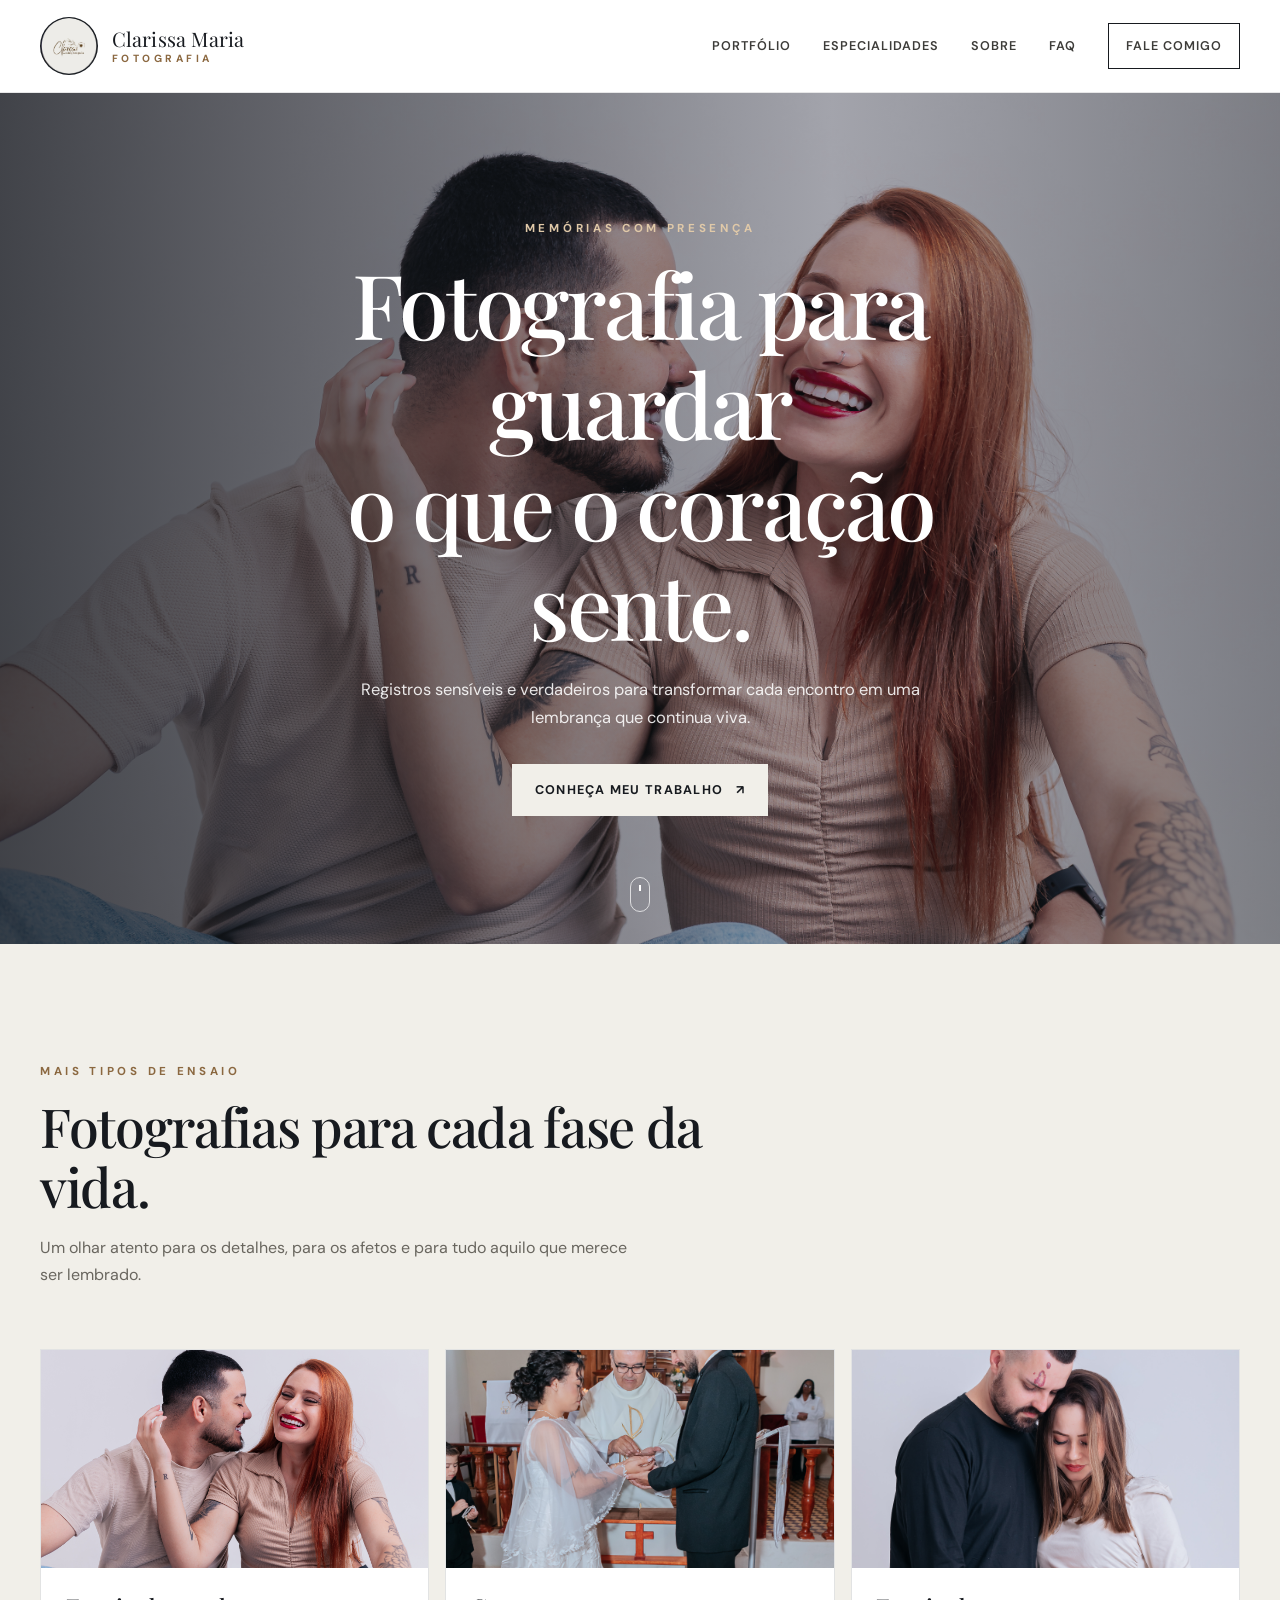
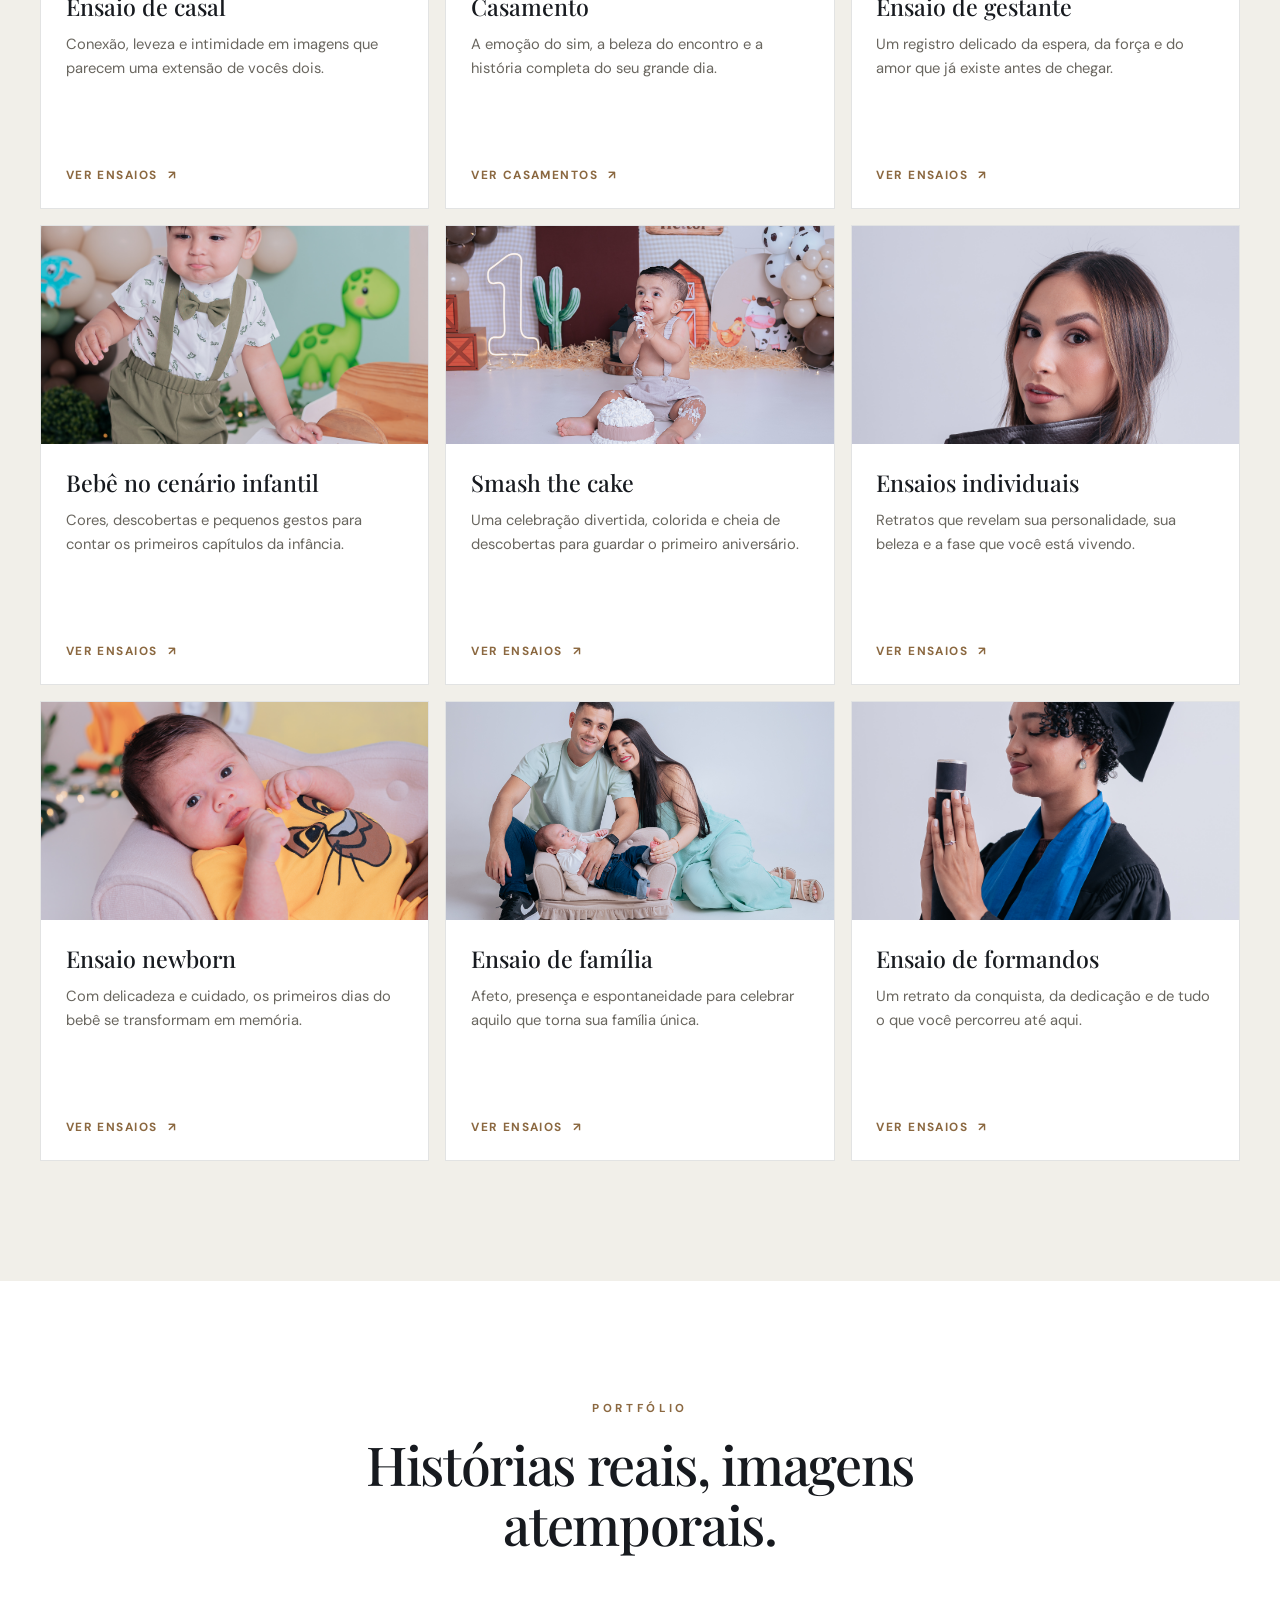
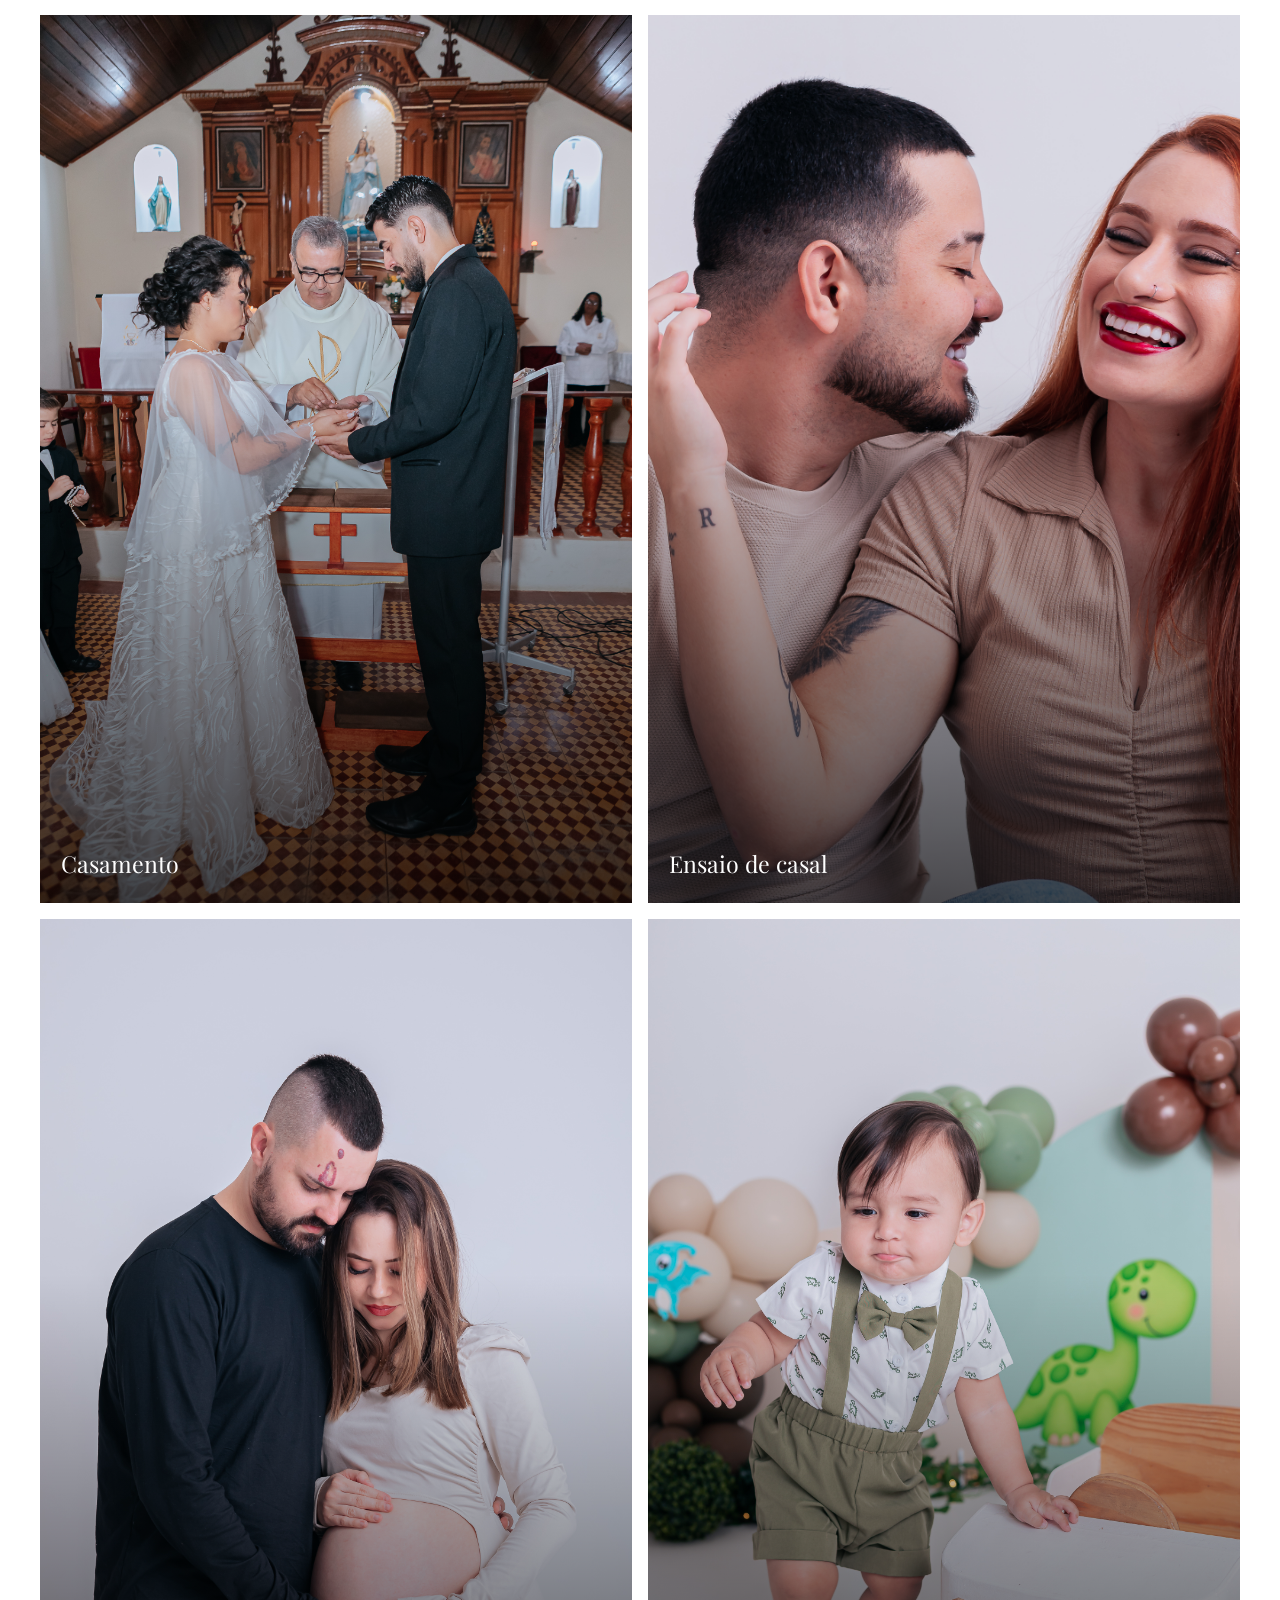
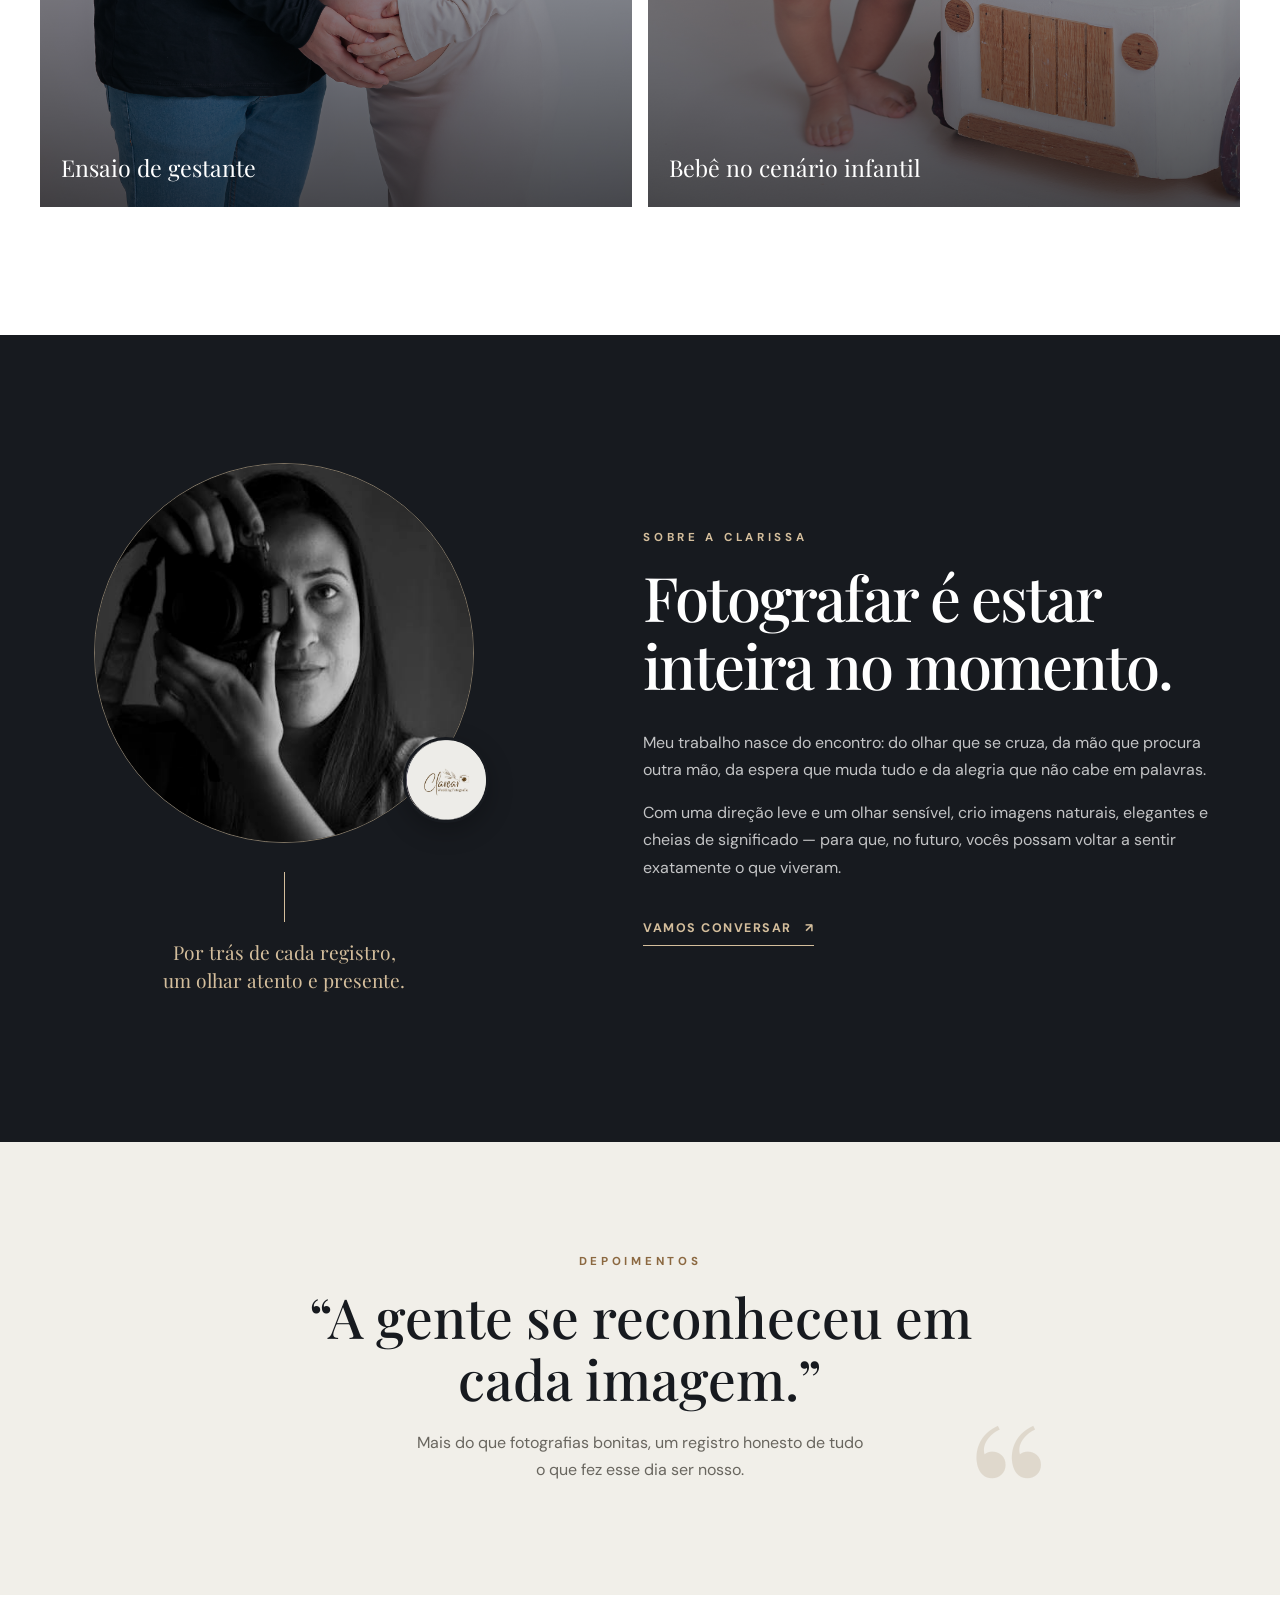
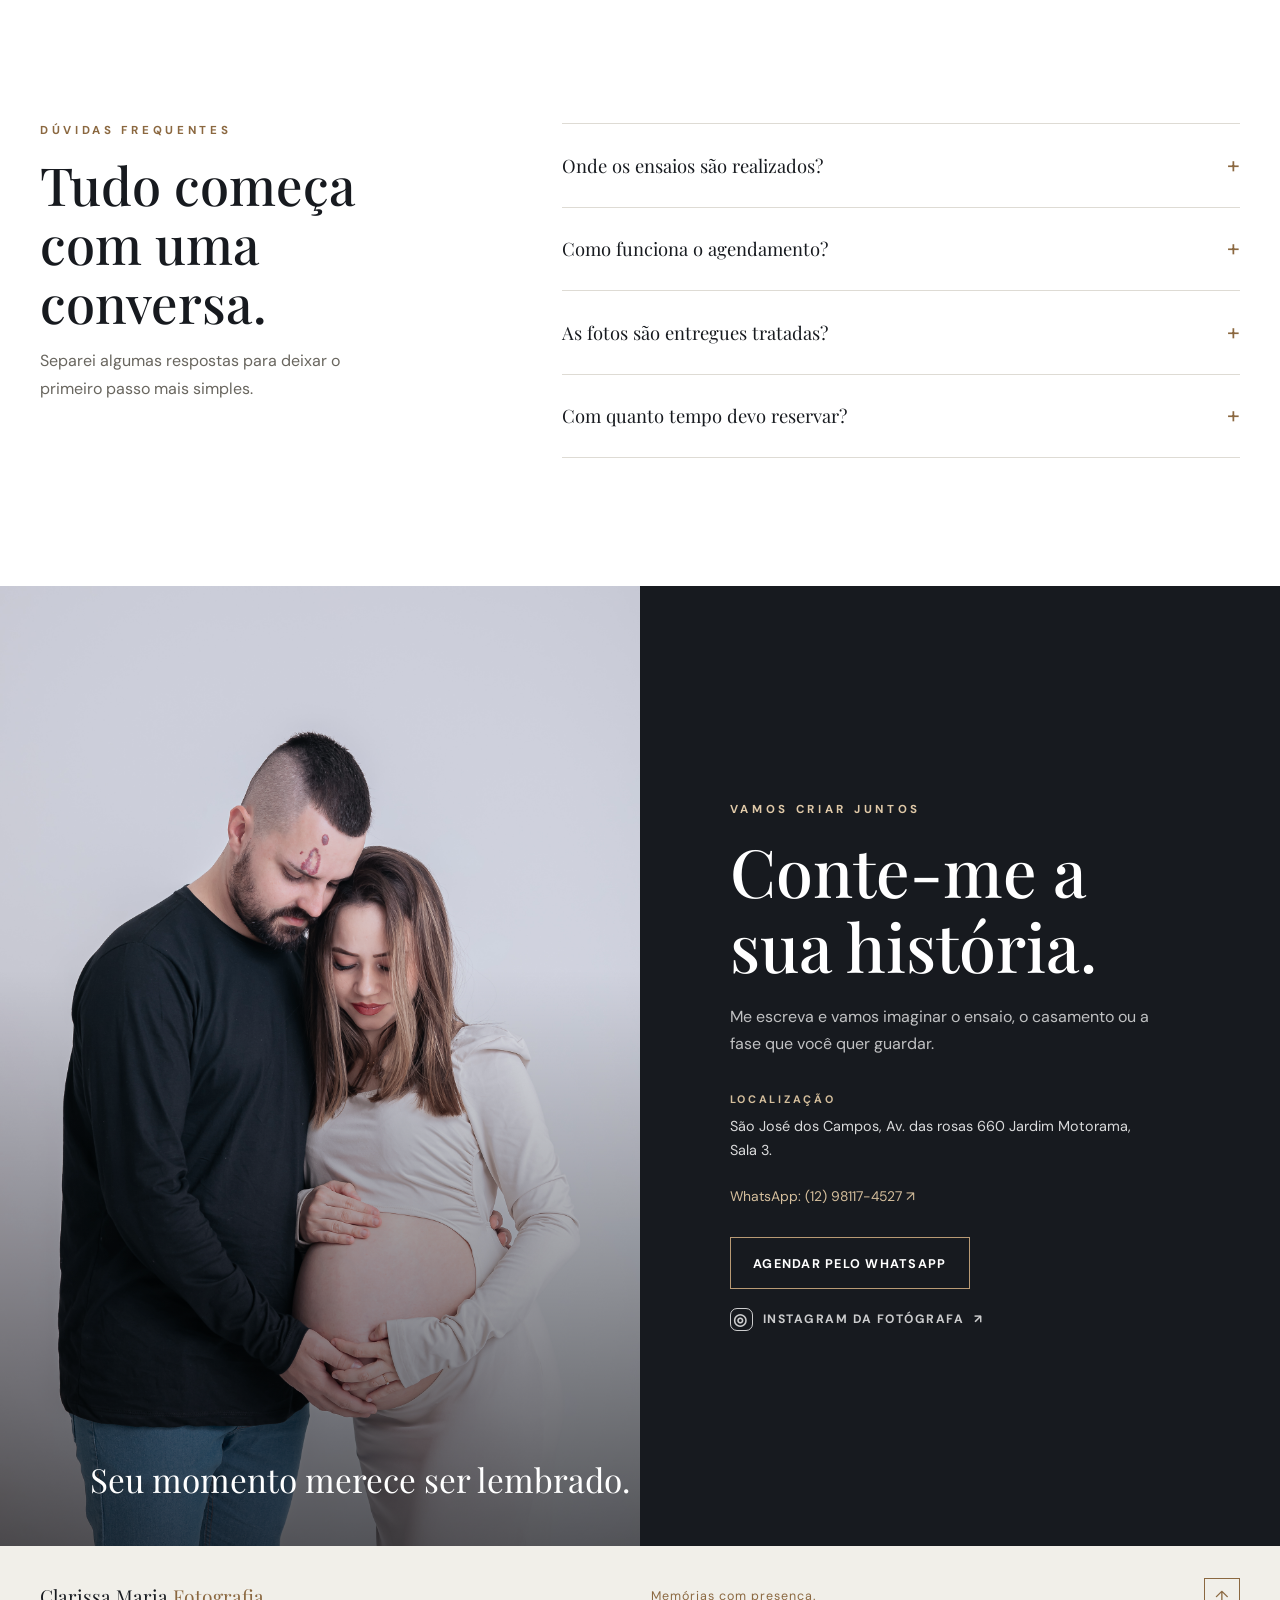
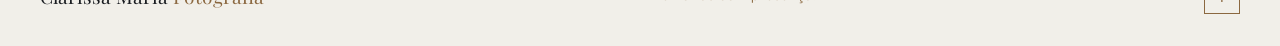
<file: site-clarissa-instagram/index.html>
<!doctype html>
<html lang="pt-BR">
  <head>
    <meta charset="utf-8" />
    <meta name="viewport" content="width=device-width, initial-scale=1" />
    <meta name="theme-color" content="#171a1f" />
    <meta
      name="description"
      content="Clarissa Maria Fotografia — ensaios de casal, casamentos, gestantes e bebês em São José dos Campos."
    />
    <title>Clarissa Maria Fotografia</title>
    <link rel="preconnect" href="https://fonts.googleapis.com" />
    <link rel="preconnect" href="https://fonts.gstatic.com" crossorigin />
    <link
      href="https://fonts.googleapis.com/css2?family=DM+Sans:wght@400;500;600;700&family=Playfair+Display:wght@500;600;700&display=swap"
      rel="stylesheet"
    />
    <link rel="stylesheet" href="styles.css" />
  </head>
  <body>
    <a class="skip-link" href="#conteudo">Pular para o conteúdo</a>

    <header class="site-header" data-header>
      <div class="container header-inner">
        <a class="brand" href="#inicio" aria-label="Clarissa Maria Fotografia, início">
          <span class="brand-mark"><img src="assets/marca-clarissa.jpg" alt="Marca Clarissa Maria Fotografia" /></span>
          <span class="brand-copy">
            <span class="brand-name">Clarissa Maria</span>
            <span class="brand-subtitle">Fotografia</span>
          </span>
        </a>

        <button class="menu-toggle" type="button" aria-expanded="false" aria-controls="main-nav">
          <span></span><span></span><span></span>
          <span class="sr-only">Abrir menu</span>
        </button>

        <nav class="main-nav" id="main-nav" aria-label="Navegação principal">
          <a href="#portfolio">Portfólio</a>
          <a href="#especialidades">Especialidades</a>
          <a href="#sobre">Sobre</a>
          <a href="#faq">FAQ</a>
          <a class="nav-cta" href="#contato">Fale comigo</a>
        </nav>
      </div>
    </header>

    <main id="conteudo">
      <section class="hero" id="inicio" aria-labelledby="hero-title">
        <img class="hero-image" src="assets/ensaio-casal-novo.jpg" alt="Casal sorrindo em um ensaio fotográfico" />
        <div class="hero-shade"></div>
        <div class="container hero-content">
          <p class="eyebrow eyebrow-light">MEMÓRIAS COM PRESENÇA</p>
          <h1 id="hero-title">Fotografia para guardar<br />o que o coração sente.</h1>
          <p class="hero-text">
            Registros sensíveis e verdadeiros para transformar cada encontro em uma lembrança que continua viva.
          </p>
          <a class="button button-light" href="#portfolio">Conheça meu trabalho <span aria-hidden="true">↗</span></a>
        </div>
        <a class="scroll-cue" href="#especialidades" aria-label="Ir para especialidades"><span></span></a>
      </section>

      <section class="section section-cream" id="especialidades" aria-labelledby="especialidades-title">
        <div class="container">
          <div class="section-heading section-heading-narrow">
            <p class="eyebrow">MAIS TIPOS DE ENSAIO</p>
            <h2 id="especialidades-title">Fotografias para cada fase da vida.</h2>
            <p>Um olhar atento para os detalhes, para os afetos e para tudo aquilo que merece ser lembrado.</p>
          </div>

          <div class="service-grid">
            <article class="service-card">
              <div class="service-photo"><img src="assets/ensaio-casal-novo.jpg" alt="Casal sorrindo em ensaio fotográfico" loading="lazy" /></div>
              <div class="service-content"><h3>Ensaio de casal</h3><p>Conexão, leveza e intimidade em imagens que parecem uma extensão de vocês dois.</p><a href="#portfolio">Ver ensaios <span aria-hidden="true">↗</span></a></div>
            </article>
            <article class="service-card">
              <div class="service-photo"><img src="assets/casamento.jpg" alt="Casamento em cerimônia na igreja" loading="lazy" /></div>
              <div class="service-content"><h3>Casamento</h3><p>A emoção do sim, a beleza do encontro e a história completa do seu grande dia.</p><a href="#portfolio">Ver casamentos <span aria-hidden="true">↗</span></a></div>
            </article>
            <article class="service-card">
              <div class="service-photo"><img src="assets/ensaio-gestante.jpg" alt="Casal em ensaio de gestante" loading="lazy" /></div>
              <div class="service-content"><h3>Ensaio de gestante</h3><p>Um registro delicado da espera, da força e do amor que já existe antes de chegar.</p><a href="#portfolio">Ver ensaios <span aria-hidden="true">↗</span></a></div>
            </article>
            <article class="service-card">
              <div class="service-photo"><img src="assets/bebe-cenario-infantil.jpg" alt="Bebê em cenário infantil com balões" loading="lazy" /></div>
              <div class="service-content"><h3>Bebê no cenário infantil</h3><p>Cores, descobertas e pequenos gestos para contar os primeiros capítulos da infância.</p><a href="#portfolio">Ver ensaios <span aria-hidden="true">↗</span></a></div>
            </article>
            <article class="service-card">
              <div class="service-photo"><img src="assets/smash-the-cake.jpg" alt="Bebê celebrando Smash the cake com bolo" loading="lazy" /></div>
              <div class="service-content"><h3>Smash the cake</h3><p>Uma celebração divertida, colorida e cheia de descobertas para guardar o primeiro aniversário.</p><a href="#portfolio">Ver ensaios <span aria-hidden="true">↗</span></a></div>
            </article>
            <article class="service-card">
              <div class="service-photo"><img src="assets/ensaios-individuais.jpg" alt="Retrato individual em estúdio" loading="lazy" /></div>
              <div class="service-content"><h3>Ensaios individuais</h3><p>Retratos que revelam sua personalidade, sua beleza e a fase que você está vivendo.</p><a href="#portfolio">Ver ensaios <span aria-hidden="true">↗</span></a></div>
            </article>
            <article class="service-card">
              <div class="service-photo"><img src="assets/ensaio-newborn.jpg" alt="Bebê recém-nascido em ensaio newborn" loading="lazy" /></div>
              <div class="service-content"><h3>Ensaio newborn</h3><p>Com delicadeza e cuidado, os primeiros dias do bebê se transformam em memória.</p><a href="#portfolio">Ver ensaios <span aria-hidden="true">↗</span></a></div>
            </article>
            <article class="service-card">
              <div class="service-photo"><img src="assets/ensaio-familia.jpg" alt="Família reunida em ensaio fotográfico" loading="lazy" /></div>
              <div class="service-content"><h3>Ensaio de família</h3><p>Afeto, presença e espontaneidade para celebrar aquilo que torna sua família única.</p><a href="#portfolio">Ver ensaios <span aria-hidden="true">↗</span></a></div>
            </article>
            <article class="service-card">
              <div class="service-photo"><img src="assets/ensaio-formandos.jpg" alt="Formanda em ensaio de formatura" loading="lazy" /></div>
              <div class="service-content"><h3>Ensaio de formandos</h3><p>Um retrato da conquista, da dedicação e de tudo o que você percorreu até aqui.</p><a href="#portfolio">Ver ensaios <span aria-hidden="true">↗</span></a></div>
            </article>
          </div>
        </div>
      </section>

      <section class="section section-white portfolio-section" id="portfolio" aria-labelledby="portfolio-title">
        <div class="container">
          <div class="section-heading section-heading-center">
            <p class="eyebrow">PORTFÓLIO</p>
            <h2 id="portfolio-title">Histórias reais, imagens atemporais.</h2>
          </div>

          <div class="portfolio-grid">
            <a class="portfolio-card portfolio-card-tall" href="#contato">
              <img src="assets/casamento.jpg" alt="Casamento em cerimônia na igreja" loading="lazy" />
              <span>Casamento</span>
            </a>
            <a class="portfolio-card" href="#contato">
              <img src="assets/ensaio-casal-novo.jpg" alt="Ensaio de casal em estúdio" loading="lazy" />
              <span>Ensaio de casal</span>
            </a>
            <a class="portfolio-card" href="#contato">
              <img src="assets/ensaio-gestante.jpg" alt="Ensaio de gestante em estúdio" loading="lazy" />
              <span>Ensaio de gestante</span>
            </a>
            <a class="portfolio-card portfolio-card-tall" href="#contato">
              <img src="assets/bebe-cenario-infantil.jpg" alt="Bebê em cenário infantil com balões" loading="lazy" />
              <span>Bebê no cenário infantil</span>
            </a>
          </div>
        </div>
      </section>

      <section class="section section-dark about-section" id="sobre" aria-labelledby="sobre-title">
        <div class="container about-grid">
          <div class="about-brand-art">
            <div class="about-brand-circle">
              <img src="assets/fotografa-clarissa.jpg" alt="Clarissa fotografando com uma câmera profissional" loading="lazy" />
              <span class="brand-badge"><img src="assets/marca-clarissa.jpg" alt="" loading="lazy" /></span>
            </div>
            <span class="about-line"></span>
            <p>Por trás de cada registro,<br />um olhar atento e presente.</p>
          </div>
          <div class="about-copy">
            <p class="eyebrow eyebrow-gold">SOBRE A CLARISSA</p>
            <h2 id="sobre-title">Fotografar é estar inteira no momento.</h2>
            <p>
              Meu trabalho nasce do encontro: do olhar que se cruza, da mão que procura outra mão, da espera que muda tudo e da alegria que não cabe em palavras.
            </p>
            <p>
              Com uma direção leve e um olhar sensível, crio imagens naturais, elegantes e cheias de significado — para que, no futuro, vocês possam voltar a sentir exatamente o que viveram.
            </p>
            <a class="text-link text-link-light" href="#contato">Vamos conversar <span aria-hidden="true">↗</span></a>
          </div>
        </div>
      </section>

      <section class="section section-cream testimonial-section" aria-labelledby="testimonial-title">
        <div class="container testimonial-inner">
          <p class="eyebrow">DEPOIMENTOS</p>
          <h2 id="testimonial-title">“A gente se reconheceu em cada imagem.”</h2>
          <p class="testimonial-copy">Mais do que fotografias bonitas, um registro honesto de tudo o que fez esse dia ser nosso.</p>
          <div class="testimonial-mark" aria-hidden="true">“</div>
        </div>
      </section>

      <section class="section section-white faq-section" id="faq" aria-labelledby="faq-title">
        <div class="container faq-grid">
          <div class="faq-intro">
            <p class="eyebrow">DÚVIDAS FREQUENTES</p>
            <h2 id="faq-title">Tudo começa com uma conversa.</h2>
            <p>Separei algumas respostas para deixar o primeiro passo mais simples.</p>
          </div>
          <div class="faq-list">
            <details>
              <summary>Onde os ensaios são realizados?<span>+</span></summary>
              <p>Atendo em estúdio e em locações combinadas com antecedência em São José dos Campos e região.</p>
            </details>
            <details>
              <summary>Como funciona o agendamento?<span>+</span></summary>
              <p>Você me conta um pouco sobre o que deseja registrar e, depois, alinhamos data, local e proposta.</p>
            </details>
            <details>
              <summary>As fotos são entregues tratadas?<span>+</span></summary>
              <p>Sim. Todas as imagens escolhidas recebem tratamento autoral, com cuidado de cor, luz e acabamento.</p>
            </details>
            <details>
              <summary>Com quanto tempo devo reservar?<span>+</span></summary>
              <p>Para casamentos, recomendo entrar em contato com antecedência. Para ensaios, consulte a agenda disponível.</p>
            </details>
          </div>
        </div>
      </section>

      <section class="contact-section" id="contato" aria-labelledby="contato-title">
        <div class="contact-image-wrap">
          <img src="assets/ensaio-gestante.jpg" alt="Fotografia de gestante em estúdio" loading="lazy" />
          <div class="contact-image-caption">Seu momento merece ser lembrado.</div>
        </div>
        <div class="contact-panel">
          <p class="eyebrow eyebrow-light">VAMOS CRIAR JUNTOS</p>
          <h2 id="contato-title">Conte-me a sua história.</h2>
          <p class="contact-lead">Me escreva e vamos imaginar o ensaio, o casamento ou a fase que você quer guardar.</p>
          <address>
            <span class="contact-label">LOCALIZAÇÃO</span>
            São José dos Campos, Av. das rosas 660 Jardim Motorama, Sala 3.
          </address>
          <a class="contact-mail" href="https://wa.me/5512981174527?text=Ol%C3%A1%2C%20Clarissa!%20Gostaria%20de%20marcar%20um%20ensaio." target="_blank" rel="noopener">WhatsApp: (12) 98117-4527 <span aria-hidden="true">↗</span></a>
          <a class="button button-outline" href="https://wa.me/5512981174527?text=Ol%C3%A1%2C%20Clarissa!%20Gostaria%20de%20marcar%20um%20ensaio." target="_blank" rel="noopener">Agendar pelo WhatsApp</a>
          <a class="instagram-button" href="https://www.instagram.com/clarear_wedding?stkn=MWtoZW1kbWw0cG1udw==" target="_blank" rel="noopener" aria-label="Visitar Instagram da fotógrafa">Instagram da fotógrafa <span aria-hidden="true">↗</span></a>
        </div>
      </section>
    </main>

    <footer class="site-footer">
      <div class="container footer-inner">
        <a class="footer-brand" href="#inicio">Clarissa Maria <span>Fotografia</span></a>
        <p>Memórias com presença.</p>
        <a class="footer-top" href="#inicio" aria-label="Voltar ao início">↑</a>
      </div>
    </footer>

    <script src="script.js"></script>
  </body>
</html>
</file>
<file: site-clarissa-instagram/styles.css>
:root {
  --ink: #171a1f;
  --ink-soft: #252a31;
  --cream: #f1efe9;
  --paper: #ffffff;
  --gold: #8b6840;
  --gold-light: #d4be9c;
  --taupe: #a99a87;
  --line: #dedbd4;
  --muted: #69665f;
  --container: 1200px;
  --serif: "Playfair Display", Georgia, serif;
  --sans: "DM Sans", "Open Sans", Arial, sans-serif;
}

* { box-sizing: border-box; }
html { scroll-behavior: smooth; }
body { margin: 0; color: var(--ink); background: var(--paper); font-family: var(--sans); font-size: 16px; line-height: 1.7; }
body.menu-open { overflow: hidden; }
img { display: block; max-width: 100%; }
a { color: inherit; text-decoration: none; }
button, a { -webkit-tap-highlight-color: transparent; }
.container { width: min(var(--container), calc(100% - 80px)); margin: 0 auto; }
.sr-only { position: absolute; width: 1px; height: 1px; padding: 0; margin: -1px; overflow: hidden; clip: rect(0, 0, 0, 0); white-space: nowrap; border: 0; }
.skip-link { position: fixed; left: 1rem; top: -5rem; z-index: 100; background: var(--cream); color: var(--ink); padding: .75rem 1rem; }
.skip-link:focus { top: 1rem; }

.site-header { position: sticky; top: 0; z-index: 20; background: rgba(255,255,255,.94); border-bottom: 1px solid rgba(23,26,31,.1); backdrop-filter: blur(12px); }
.header-inner { min-height: 92px; display: flex; align-items: center; justify-content: space-between; gap: 2rem; }
.brand { display: inline-flex; align-items: center; gap: .85rem; }
.brand-mark { width: 58px; height: 58px; overflow: hidden; border-radius: 50%; flex: 0 0 auto; background: var(--ink); border: 1px solid rgba(23,26,31,.16); }
.brand-mark img { width: 100%; height: 100%; object-fit: cover; }
.brand-copy { display: grid; line-height: 1.08; }
.brand-name { font-family: var(--serif); font-size: 1.25rem; letter-spacing: .01em; }
.brand-subtitle { margin-top: .22rem; color: var(--gold); font-size: .65rem; font-weight: 700; letter-spacing: .34em; text-transform: uppercase; }
.main-nav { display: flex; align-items: center; gap: 2rem; color: #3d3c39; font-size: .79rem; font-weight: 600; letter-spacing: .08em; text-transform: uppercase; }
.main-nav a { position: relative; }
.main-nav a:not(.nav-cta)::after { position: absolute; content: ""; left: 0; right: 0; bottom: -.55rem; height: 1px; background: var(--gold); transform: scaleX(0); transform-origin: center; transition: transform .25s ease; }
.main-nav a:not(.nav-cta):hover::after, .main-nav a:not(.nav-cta):focus-visible::after { transform: scaleX(1); }
.nav-cta { border: 1px solid var(--ink); padding: .72rem 1.05rem; }
.nav-cta:hover, .nav-cta:focus-visible { background: var(--ink); color: #fff; }
.menu-toggle { display: none; border: 0; background: transparent; padding: .5rem; cursor: pointer; }
.menu-toggle > span:not(.sr-only) { display: block; width: 25px; height: 1px; background: var(--ink); margin: 5px; transition: transform .2s ease; }

.hero { position: relative; min-height: min(760px, calc(100svh - 92px)); display: grid; place-items: center; overflow: hidden; color: #fff; }
.hero-image, .hero-shade { position: absolute; inset: 0; width: 100%; height: 100%; }
.hero-image { object-fit: cover; object-position: 50% 42%; filter: saturate(.84); }
.hero-shade { background: linear-gradient(90deg, rgba(23,26,31,.78), rgba(23,26,31,.28) 65%, rgba(23,26,31,.49)); }
.hero-content { position: relative; z-index: 1; text-align: center; padding: 8rem 0; }
.eyebrow { margin: 0 0 1rem; color: var(--gold); font-size: .72rem; font-weight: 700; letter-spacing: .32em; line-height: 1.4; text-transform: uppercase; }
.eyebrow-light { color: #e0c9a8; }
.eyebrow-gold { color: var(--gold-light); }
h1, h2, h3, p { margin-top: 0; }
h1, h2 { font-family: var(--serif); font-weight: 500; line-height: 1.12; }
h1 { max-width: 780px; margin: 0 auto 1.35rem; font-size: clamp(3.25rem, 7vw, 6.2rem); letter-spacing: -.035em; }
.hero-text { max-width: 570px; margin: 0 auto 2rem; color: rgba(255,255,255,.88); font-size: 1.03rem; }
.button { display: inline-flex; align-items: center; justify-content: center; gap: .8rem; min-height: 52px; padding: .75rem 1.4rem; font-size: .79rem; font-weight: 700; letter-spacing: .1em; text-transform: uppercase; transition: background .25s ease, color .25s ease, border-color .25s ease, transform .25s ease; }
.button:hover, .button:focus-visible { transform: translateY(-2px); }
.button-light { background: var(--cream); color: var(--ink); }
.button-light:hover, .button-light:focus-visible { background: #fff; }
.button-outline { border: 1px solid #b99a74; color: #fff; margin-top: 1.8rem; }
.button-outline:hover, .button-outline:focus-visible { background: var(--gold-light); border-color: var(--gold-light); color: var(--ink); }
.scroll-cue { position: absolute; z-index: 1; left: 50%; bottom: 2rem; width: 20px; height: 35px; border: 1px solid rgba(255,255,255,.7); border-radius: 12px; transform: translateX(-50%); }
.scroll-cue span { display: block; width: 2px; height: 6px; margin: 7px auto; background: #fff; animation: scrollCue 1.6s ease-in-out infinite; }
@keyframes scrollCue { 0%, 100% { transform: translateY(0); opacity: .35; } 50% { transform: translateY(9px); opacity: 1; } }

.section { padding: 7.5rem 0; }
.section-cream { background: var(--cream); }
.section-white { background: #fff; }
.section-dark { background: var(--ink); color: #fff; }
.section-heading { max-width: 720px; margin-bottom: 3.8rem; }
.section-heading-narrow { max-width: 680px; }
.section-heading-center { margin-right: auto; margin-left: auto; text-align: center; }
.section-heading h2 { margin-bottom: 1.1rem; font-size: clamp(2.35rem, 4.2vw, 4.15rem); letter-spacing: -.025em; }
.section-heading > p:last-child { max-width: 610px; margin-bottom: 0; color: var(--muted); }
.section-heading-center > p:last-child { margin-right: auto; margin-left: auto; }
.service-grid { display: grid; grid-template-columns: repeat(3, 1fr); gap: 1rem; }
.service-card { min-height: 0; display: flex; flex-direction: column; overflow: hidden; background: #fff; border: 1px solid rgba(23,26,31,.12); }
.service-photo { height: 218px; overflow: hidden; background: var(--ink); }
.service-photo img { width: 100%; height: 100%; object-fit: cover; transition: transform .6s ease; }
.service-card:nth-child(1) .service-photo img { object-position: 50% 50%; }
.service-card:nth-child(2) .service-photo img { object-position: 50% 42%; }
.service-card:nth-child(3) .service-photo img { object-position: 50% 38%; }
.service-card:nth-child(4) .service-photo img { object-position: 50% 50%; }
.service-card:nth-child(5) .service-photo img { object-position: 50% 48%; }
.service-card:nth-child(6) .service-photo img { object-position: 50% 34%; }
.service-card:nth-child(7) .service-photo img { object-position: 50% 50%; }
.service-card:nth-child(8) .service-photo img { object-position: 50% 50%; }
.service-card:nth-child(9) .service-photo img { object-position: 50% 46%; }
.service-card:hover .service-photo img { transform: scale(1.04); }
.service-content { min-height: 240px; display: flex; flex: 1; flex-direction: column; padding: 1.55rem 1.55rem 1.45rem; }
.service-icon { width: 45px; height: 45px; display: grid; place-items: center; margin-bottom: 2rem; color: var(--gold); border: 1px solid rgba(139,104,64,.45); border-radius: 50%; font-family: var(--serif); font-size: 1.75rem; line-height: 1; }
.service-card h3 { margin-bottom: .7rem; font-family: var(--serif); font-size: 1.45rem; font-weight: 500; line-height: 1.18; }
.service-card p { margin-bottom: 1.7rem; color: var(--muted); font-size: .92rem; line-height: 1.65; }
.service-card a { display: inline-flex; align-items: center; gap: .65rem; margin-top: auto; color: var(--gold); font-size: .74rem; font-weight: 700; letter-spacing: .12em; text-transform: uppercase; }
.service-card a:hover { color: var(--ink); }

.portfolio-section { padding-bottom: 8rem; }
.portfolio-grid { display: grid; grid-template-columns: repeat(2, 1fr); gap: 1rem; }
.portfolio-card { position: relative; min-height: 370px; overflow: hidden; background: var(--ink); }
.portfolio-card-tall { min-height: 555px; }
.portfolio-card img { width: 100%; height: 100%; object-fit: cover; transition: transform .6s ease, filter .6s ease; }
.portfolio-card:nth-child(1) img { object-position: 52% 36%; }
.portfolio-card:nth-child(2) img { object-position: 50% 42%; }
.portfolio-card:nth-child(3) img { object-position: 50% 40%; }
.portfolio-card:nth-child(4) img { object-position: 50% 54%; }
.portfolio-card::after { position: absolute; inset: 0; content: ""; background: linear-gradient(180deg, transparent 40%, rgba(0,0,0,.66)); }
.portfolio-card span { position: absolute; z-index: 1; left: 1.3rem; bottom: 1.2rem; color: #fff; font-family: var(--serif); font-size: 1.45rem; }
.portfolio-card:hover img, .portfolio-card:focus-visible img { transform: scale(1.04); filter: saturate(1.05); }

.about-section { padding: 8rem 0; }
.about-grid { display: grid; grid-template-columns: .9fr 1.1fr; align-items: center; gap: clamp(3rem, 9vw, 9rem); }
.about-brand-art { text-align: center; }
.about-brand-circle { position: relative; width: min(100%, 380px); margin: 0 auto 1.8rem; aspect-ratio: 1; overflow: visible; border-radius: 50%; border: 1px solid rgba(212,190,156,.55); }
.about-brand-circle > img { width: 100%; height: 100%; object-fit: cover; border-radius: 50%; filter: grayscale(1) contrast(1.06); }
.brand-badge { position: absolute; right: -1rem; bottom: 1.2rem; width: 86px; height: 86px; overflow: hidden; border: 3px solid var(--ink); border-radius: 50%; background: var(--cream); box-shadow: 0 8px 24px rgba(0,0,0,.25); }
.brand-badge img { width: 100%; height: 100%; object-fit: cover; }
.about-line { display: block; width: 1px; height: 50px; margin: 0 auto 1.1rem; background: var(--gold-light); }
.about-brand-art p { color: var(--gold-light); font-family: var(--serif); font-size: 1.2rem; line-height: 1.45; }
.about-copy h2 { max-width: 600px; margin-bottom: 1.8rem; font-size: clamp(2.6rem, 4.8vw, 4.8rem); letter-spacing: -.035em; }
.about-copy > p:not(.eyebrow) { max-width: 590px; color: rgba(255,255,255,.74); font-size: 1rem; }
.text-link { display: inline-flex; align-items: center; gap: .8rem; margin-top: 1.3rem; border-bottom: 1px solid; padding-bottom: .4rem; font-size: .78rem; font-weight: 700; letter-spacing: .12em; text-transform: uppercase; }
.text-link-light { color: var(--gold-light); }

.testimonial-section { padding: 7rem 0; text-align: center; }
.testimonial-inner { position: relative; max-width: 760px; }
.testimonial-inner h2 { margin-bottom: 1.2rem; font-size: clamp(2.25rem, 4.3vw, 4.2rem); }
.testimonial-copy { max-width: 450px; margin: 0 auto; color: var(--muted); }
.testimonial-mark { position: absolute; right: -2rem; bottom: -5rem; color: rgba(139,104,64,.17); font-family: var(--serif); font-size: 13rem; line-height: .7; }

.faq-section { padding: 8rem 0; }
.faq-grid { display: grid; grid-template-columns: .75fr 1.25fr; gap: clamp(3rem, 9vw, 9rem); }
.faq-intro h2 { margin-bottom: 1rem; font-size: clamp(2.3rem, 4.1vw, 4rem); }
.faq-intro > p:last-child { max-width: 340px; color: var(--muted); }
.faq-list { border-top: 1px solid var(--line); }
.faq-list details { border-bottom: 1px solid var(--line); }
.faq-list summary { display: flex; align-items: center; justify-content: space-between; gap: 1rem; padding: 1.35rem 0; cursor: pointer; list-style: none; font-family: var(--serif); font-size: 1.15rem; }
.faq-list summary::-webkit-details-marker { display: none; }
.faq-list summary span { color: var(--gold); font-family: var(--sans); font-size: 1.45rem; font-weight: 400; }
.faq-list details[open] summary span { transform: rotate(45deg); }
.faq-list details p { max-width: 650px; margin: -.3rem 2rem 1.35rem 0; color: var(--muted); font-size: .92rem; }

.contact-section { display: grid; grid-template-columns: 1fr 1fr; min-height: 600px; background: var(--ink); color: #fff; }
.contact-image-wrap { position: relative; min-height: 600px; overflow: hidden; }
.contact-image-wrap img { width: 100%; height: 100%; object-fit: cover; filter: saturate(.78); }
.contact-image-wrap::after { position: absolute; inset: 0; content: ""; background: linear-gradient(180deg, transparent 40%, rgba(0,0,0,.6)); }
.contact-image-caption { position: absolute; z-index: 1; left: clamp(2rem, 7vw, 7rem); bottom: 2.4rem; font-family: var(--serif); font-size: clamp(1.5rem, 2.6vw, 2.4rem); }
.contact-panel { display: flex; flex-direction: column; align-items: flex-start; justify-content: center; padding: 5rem clamp(2rem, 7vw, 7rem); }
.contact-panel h2 { max-width: 520px; margin-bottom: 1.25rem; font-size: clamp(2.7rem, 5.2vw, 5rem); }
.contact-lead { max-width: 430px; margin-bottom: 2rem; color: rgba(255,255,255,.73); }
.contact-panel address { max-width: 420px; margin-bottom: 1.4rem; color: rgba(255,255,255,.84); font-size: .9rem; font-style: normal; }
.contact-label { display: block; margin-bottom: .35rem; color: var(--gold-light); font-size: .68rem; font-weight: 700; letter-spacing: .25em; }
.contact-mail { color: var(--gold-light); font-size: .87rem; }
.contact-mail:hover { color: #fff; }
.instagram-button { display: inline-flex; align-items: center; gap: .65rem; margin-top: 1.15rem; color: rgba(255,255,255,.78); font-size: .76rem; font-weight: 700; letter-spacing: .12em; text-transform: uppercase; }
.instagram-button::before { content: "◎"; display: grid; width: 21px; height: 21px; place-items: center; border: 1px solid currentColor; border-radius: 7px; font-size: .98rem; line-height: 1; }
.instagram-button:hover, .instagram-button:focus-visible { color: var(--gold-light); }

.site-footer { background: var(--cream); }
.footer-inner { min-height: 100px; display: flex; align-items: center; justify-content: space-between; gap: 1rem; }
.footer-brand { font-family: var(--serif); font-size: 1.2rem; }
.footer-brand span, .footer-inner p { color: var(--gold); }
.footer-inner p { margin: 0; font-size: .78rem; letter-spacing: .08em; }
.footer-top { width: 36px; height: 36px; display: grid; place-items: center; border: 1px solid var(--gold); color: var(--gold); }
.footer-top:hover { background: var(--gold); color: #fff; }

@media (max-width: 980px) {
  .container { width: min(var(--container), calc(100% - 48px)); }
  .main-nav { gap: 1.15rem; }
  .service-grid { grid-template-columns: repeat(2, 1fr); }
  .about-grid, .faq-grid { gap: 3.5rem; }
  .contact-panel { padding-inline: 3.5rem; }
}

@media (max-width: 720px) {
  .container { width: min(var(--container), calc(100% - 36px)); }
  .header-inner { min-height: 78px; }
  .brand-mark { width: 50px; height: 50px; }
  .brand-name { font-size: 1.05rem; }
  .brand-subtitle { font-size: .56rem; }
  .menu-toggle { display: block; }
  .main-nav { position: fixed; inset: 78px 0 0; display: flex; align-items: flex-start; flex-direction: column; gap: 0; padding: 2rem 1.1rem; background: var(--cream); transform: translateX(100%); transition: transform .25s ease; }
  .main-nav.is-open { transform: translateX(0); }
  .main-nav a { width: 100%; padding: 1rem 0; border-bottom: 1px solid var(--line); }
  .main-nav a:not(.nav-cta)::after { display: none; }
  .nav-cta { margin-top: 1rem; text-align: center; border-color: var(--ink) !important; }
  .hero { min-height: 680px; }
  .hero-content { padding: 7rem 0 6rem; }
  h1 { font-size: clamp(3rem, 14vw, 5rem); }
  .hero-text { font-size: .94rem; }
  .section { padding: 5rem 0; }
  .section-heading { margin-bottom: 2.8rem; }
  .service-grid, .portfolio-grid, .about-grid, .faq-grid, .contact-section { grid-template-columns: 1fr; }
  .service-photo { height: 210px; }
  .service-content { min-height: 230px; }
  .portfolio-card, .portfolio-card-tall { min-height: 420px; }
  .about-section { padding: 5.5rem 0; }
  .about-brand-circle { max-width: 280px; }
  .brand-badge { right: -.45rem; width: 70px; height: 70px; }
  .testimonial-mark { right: 0; bottom: -4rem; font-size: 9rem; }
  .faq-section { padding: 5.5rem 0; }
  .contact-image-wrap { min-height: 430px; }
  .contact-panel { min-height: 570px; padding: 4rem 1.8rem; }
  .footer-inner { min-height: 120px; flex-wrap: wrap; justify-content: center; text-align: center; }
  .footer-top { flex-basis: 36px; }
}

@media (prefers-reduced-motion: reduce) {
  *, *::before, *::after { scroll-behavior: auto !important; transition-duration: .01ms !important; animation-duration: .01ms !important; animation-iteration-count: 1 !important; }
}
</file>
